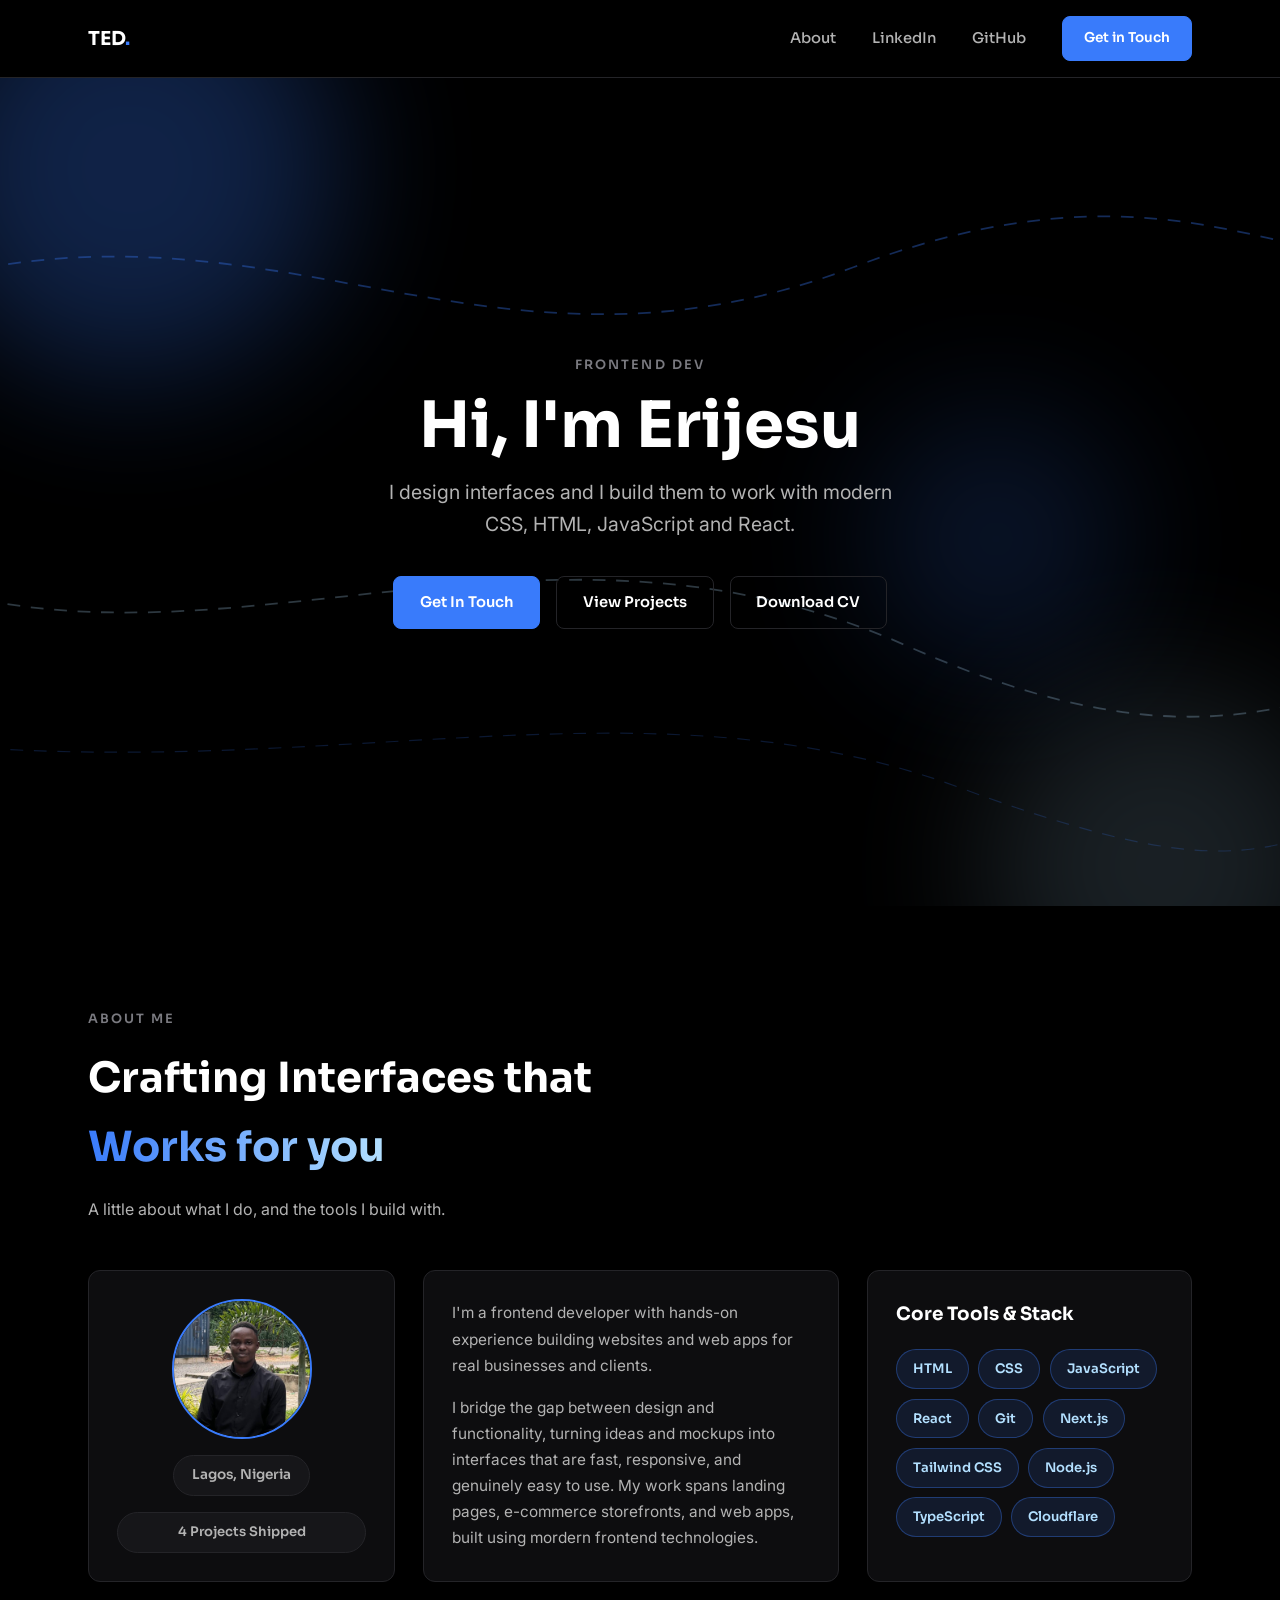
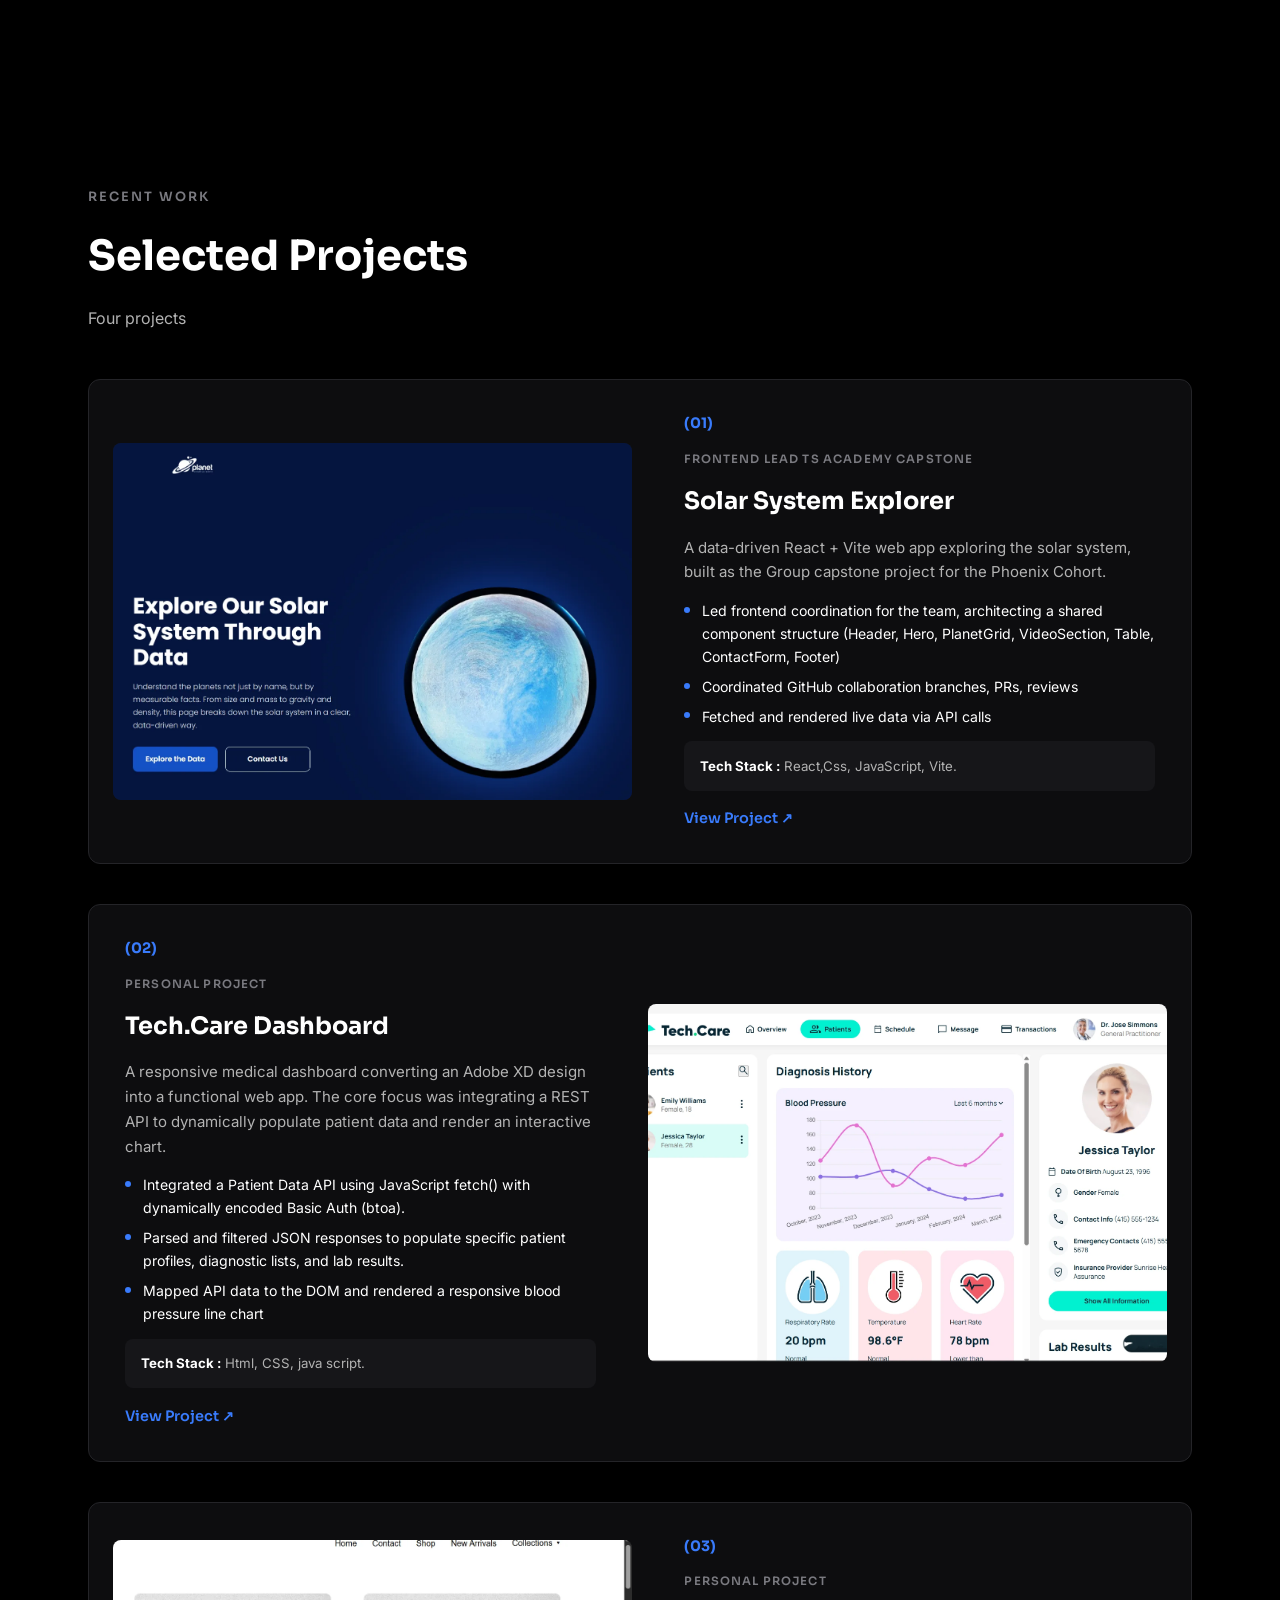
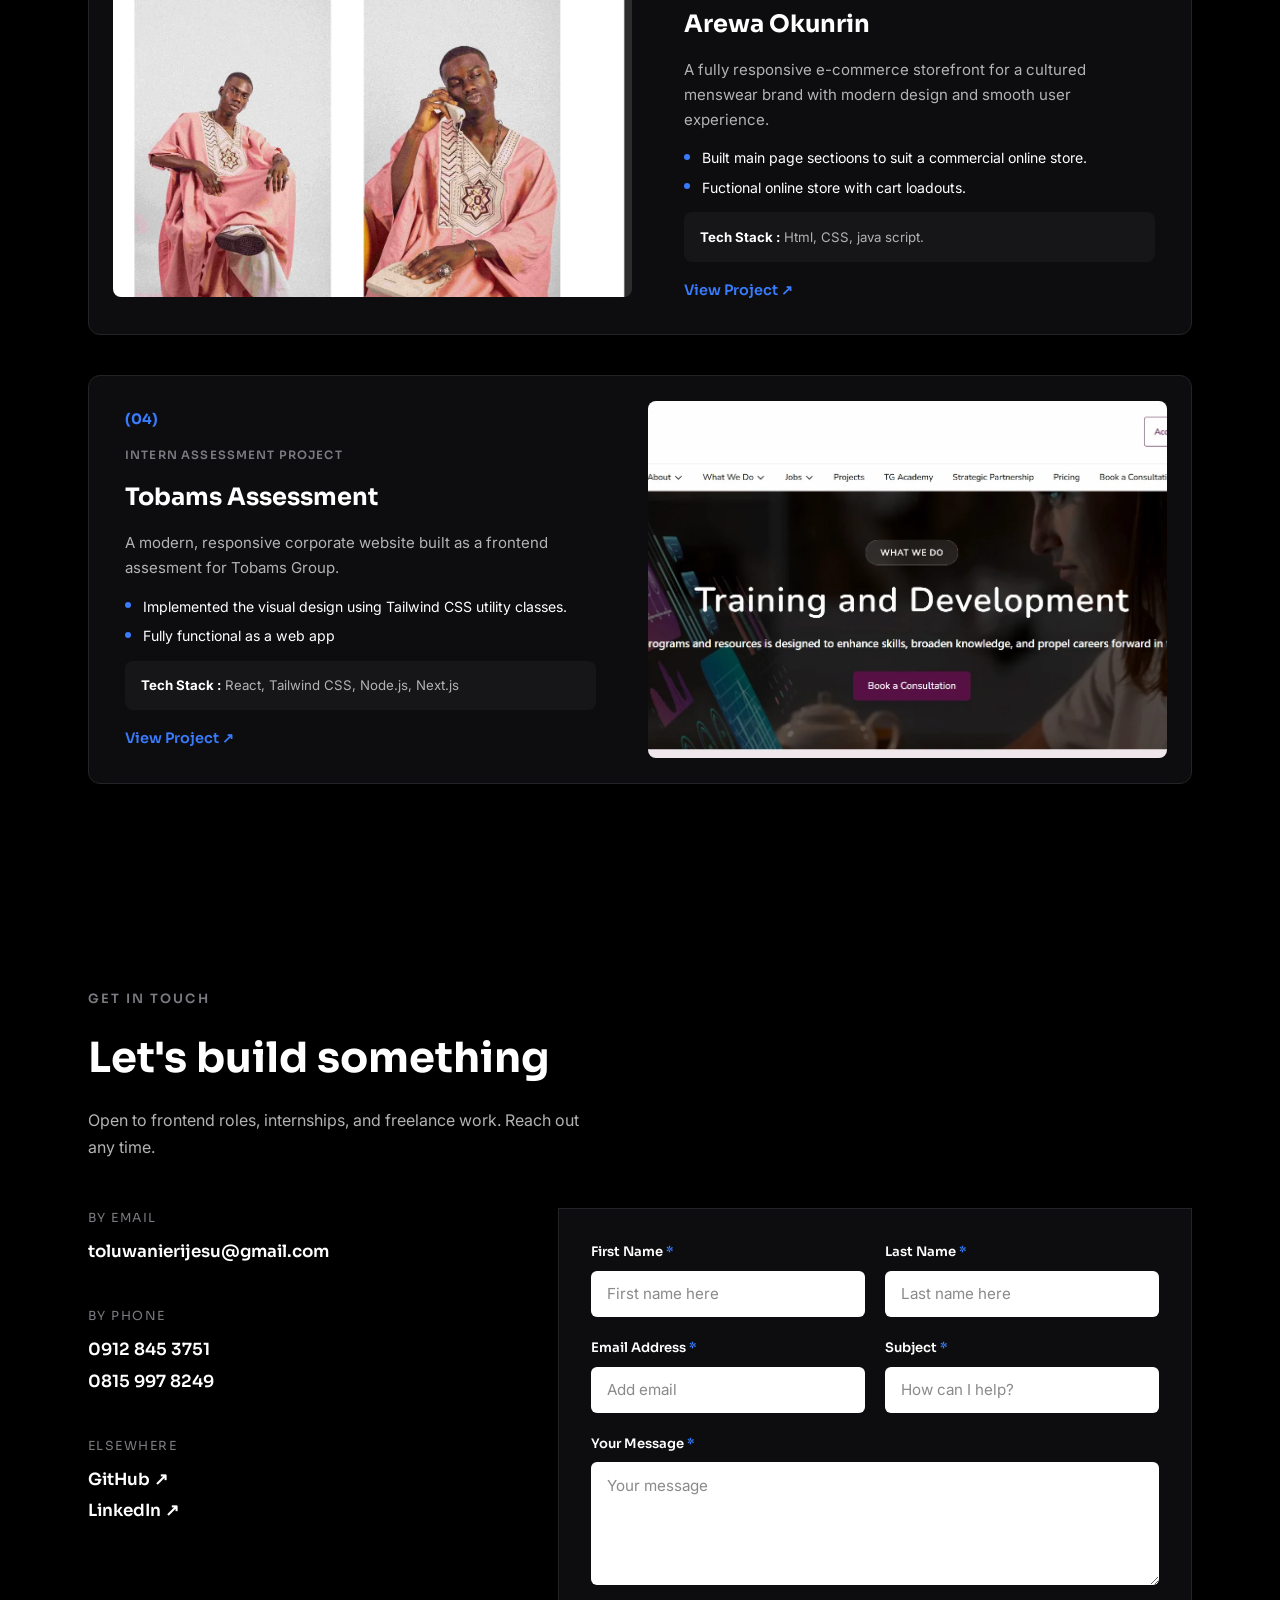
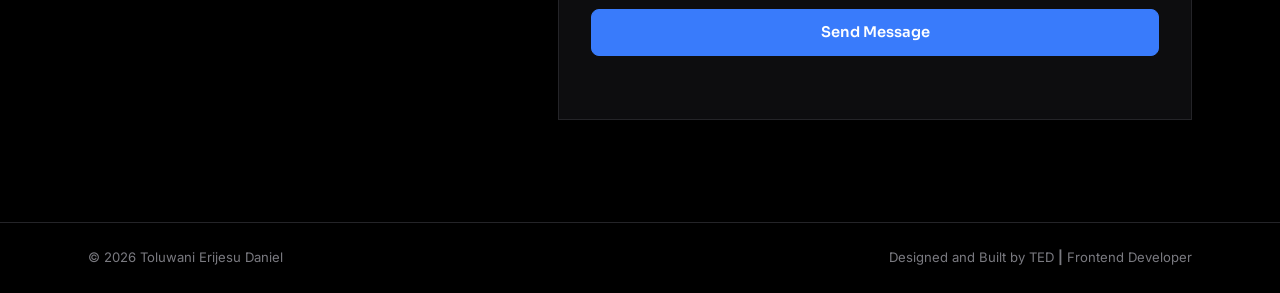
<file: index.html>
<!doctype html>
<html lang="en">
  <head>
    <meta charset="UTF-8" />
    <meta name="viewport" content="width=device-width, initial-scale=1.0" />
    <title>Erijesu Frontend Developer</title>
    <meta
      name="description"
      content="Erijesu is a frontend developer specializing in modern CSS, HTML, JavaScript and React. View his projects and get in touch."
    />

    <meta property="og:title" content="Erijesu  Frontend Developer" />
    <meta
      property="og:description"
      content="Frontend developer specializing in modern CSS, HTML, JavaScript and React."
    />
    <meta property="og:type" content="website" />
    <link rel="icon" href="images/favicon.ico" />
    <link rel="preconnect" href="https://fonts.googleapis.com" />
    <link rel="preconnect" href="https://fonts.gstatic.com" crossorigin />
    <link
      href="https://fonts.googleapis.com/css2?family=Sora:wght@500;600;700;800&family=Inter:wght@400;500;600&display=swap"
      rel="stylesheet"
    />
    <link rel="stylesheet" href="css/style.css" />
  </head>
  <body>
    <a class="skip-link" href="#main">Skip to content</a>

    <header class="nav">
      <div class="nav__inner">
        <a href="#top" class="nav__brand">TED<span class="nav__dot">.</span></a>
        <button
          class="nav-toggle"
          aria-expanded="false"
          aria-controls="nav-links"
          aria-label="Toggle navigation menu"
        >
          <span></span><span></span><span></span>
        </button>
        <nav id="nav-links" class="nav__links">
          <a href="#about">About</a>
          <a
            href="https://www.linkedin.com/in/toluwani-erijesu"
            target="_blank"
            rel="noopener"
            >LinkedIn</a
          >

          <a href="https://github.com/Erijesu0" target="_blank" rel="noopener"
            >GitHub</a
          >

          <a href="#contact" class="btn btn--solid nav__cta">Get in Touch</a>
        </nav>
      </div>
    </header>

    <main id="main">
      <section class="hero" id="top">
        <div class="hero__pattern" aria-hidden="true">
          <div class="blob blob--a"></div>
          <div class="blob blob--b"></div>
          <div class="blob blob--c"></div>
          <svg
            class="hero__lines"
            viewBox="0 0 1200 700"
            xmlns="http://www.w3.org/2000/svg"
            preserveAspectRatio="none"
          >
            <path
              class="flow-line flow-line--1"
              d="M-100,180 C 250,80 450,280 800,160 S 1250,220 1400,120"
              fill="none"
              stroke="#397BFB"
              stroke-width="1.5"
              opacity="0.35"
            />
            <path
              class="flow-line flow-line--2"
              d="M-100,420 C 200,520 500,340 850,480 S 1250,460 1400,540"
              fill="none"
              stroke="#B3E0FF"
              stroke-width="1.5"
              opacity="0.25"
            />
            <path
              class="flow-line flow-line--3"
              d="M-100,560 C 300,600 600,500 900,600 S 1200,640 1400,580"
              fill="none"
              stroke="#397BFB"
              stroke-width="1"
              opacity="0.2"
            />
          </svg>
        </div>
        <div class="wrap hero__content">
          <p class="eyebrow">Frontend Dev</p>
          <h1 class="hero__name">Hi, I'm Erijesu</h1>
          <p class="hero__sub">
            I design interfaces and I build them to work with modern CSS, HTML,
            JavaScript and React.
          </p>
          <div class="hero__actions">
            <a href="#contact" class="btn btn--solid">Get In Touch</a>
            <a href="#projects" class="btn btn--ghost">View Projects</a>
            <a href="resume.pdf" class="btn btn--ghost" download>Download CV</a>
          </div>
        </div>
      </section>
      <!-- About Section -->
      <section class="section about" id="about">
        <div class="wrap">
          <div class="section-head">
            <p class="eyebrow">About Me</p>
            <h2>
              Crafting Interfaces that
              <span class="text-accent">Works for you</span>
            </h2>
            <p class="section-head__sub">
              A little about what I do, and the tools I build with.
            </p>
          </div>

          <div class="about__grid">
            <div class="about__card about__profile">
              <div class="about__photo">
                <img
                  src="images/profile 3.jpg"
                  alt="Erijesu portrait"
                  loading="lazy"
                />
              </div>
              <p class="about__location">Lagos, Nigeria</p>
              <ul class="about__stats">
                <li>4 Projects Shipped</li>
              </ul>
            </div>

            <div class="about__card about__bio">
              <p>
                I'm a frontend developer with hands-on experience building
                websites and web apps for real businesses and clients.
              </p>
              <p>
                I bridge the gap between design and functionality, turning ideas
                and mockups into interfaces that are fast, responsive, and
                genuinely easy to use. My work spans landing pages, e-commerce
                storefronts, and web apps, built using mordern frontend
                technologies.
              </p>
            </div>

            <div class="about__card about__stack">
              <h3>Core Tools &amp; Stack</h3>
              <div class="about__tags">
                <span class="tag">HTML</span>
                <span class="tag">CSS</span>
                <span class="tag">JavaScript</span>
                <span class="tag">React</span>
                <span class="tag">Git</span>

                <span class="tag">Next.js</span>
                <span class="tag">Tailwind CSS</span>
                <span class="tag">Node.js</span>
                <span class="tag">TypeScript</span>

                <span class="tag">Cloudflare</span>
              </div>
            </div>
          </div>
        </div>
      </section>

      <section class="section" id="projects">
        <div class="wrap">
          <div class="section-head">
            <p class="eyebrow">Recent Work</p>
            <h2>Selected Projects</h2>
            <p class="section-head__sub">Four projects</p>
          </div>

          <div class="projects__grid">
            <article class="project-card">
              <a
                class="project-card__stretched"
                href="https://capstone-project-grp15.netlify.app/"
                target="_blank"
                rel="noopener"
                aria-label="View Solar System Explorer project"
              ></a>
              <div class="project-card__media">
                <img
                  src="images/solar-project.webp"
                  alt="Solar System Explorer project screenshot"
                  loading="lazy"
                />
              </div>
              <div class="project-card__body">
                <p class="project-card__index">(01)</p>
                <p class="project-card__tag">
                  Frontend Lead TS Academy Capstone
                </p>
                <h3 class="project-card__title">Solar System Explorer</h3>
                <p class="project-card__desc">
                  A data-driven React + Vite web app exploring the solar system,
                  built as the Group capstone project for the Phoenix Cohort.
                </p>
                <ul class="project-card__list">
                  <li>
                    Led frontend coordination for the team, architecting a
                    shared component structure (Header, Hero, PlanetGrid,
                    VideoSection, Table, ContactForm, Footer)
                  </li>
                  <li>
                    Coordinated GitHub collaboration branches, PRs, reviews
                  </li>
                  <li>Fetched and rendered live data via API calls</li>
                </ul>
                <div class="project-card__problems">
                  <p>
                    <strong>Tech Stack :</strong> React,Css, JavaScript, Vite.
                  </p>
                </div>
                <span class="project-card__cta"
                  >View Project <span aria-hidden="true">↗</span></span
                >
              </div>
            </article>

            <article class="project-card">
              <a
                class="project-card__stretched"
                href="https://coalitionassesment.netlify.app/"
                target="_blank"
                rel="noopener"
                aria-label="View Tech.Care Dashboard project"
              ></a>
              <div class="project-card__media">
                <img
                  src="images/tech.care.webp"
                  alt="Tech.Care Dashboard project screenshot"
                  loading="lazy"
                />
              </div>
              <div class="project-card__body">
                <p class="project-card__index">(02)</p>
                <p class="project-card__tag">Personal Project</p>
                <h3 class="project-card__title">Tech.Care Dashboard</h3>
                <p class="project-card__desc">
                  A responsive medical dashboard converting an Adobe XD design
                  into a functional web app. The core focus was integrating a
                  REST API to dynamically populate patient data and render an
                  interactive chart.
                </p>
                <ul class="project-card__list">
                  <li>
                    Integrated a Patient Data API using JavaScript fetch() with
                    dynamically encoded Basic Auth (btoa).
                  </li>
                  <li>
                    Parsed and filtered JSON responses to populate specific
                    patient profiles, diagnostic lists, and lab results.
                  </li>
                  <li>
                    Mapped API data to the DOM and rendered a responsive blood
                    pressure line chart
                  </li>
                </ul>

                <div class="project-card__problems">
                  <p><strong>Tech Stack :</strong> Html, CSS, java script.</p>
                </div>

                <span class="project-card__cta"
                  >View Project <span aria-hidden="true">↗</span></span
                >
              </div>
            </article>

            <article class="project-card">
              <a
                class="project-card__stretched"
                href="https://arewa-okurin.netlify.app/"
                target="_blank"
                rel="noopener"
                aria-label="View Arewa Okunrin project"
              ></a>
              <div class="project-card__media">
                <img
                  src="images/arewa-project.webp"
                  alt="Arewa Okunrin project screenshot"
                  loading="lazy"
                />
              </div>
              <div class="project-card__body">
                <p class="project-card__index">(03)</p>
                <p class="project-card__tag">Personal Project</p>
                <h3 class="project-card__title">Arewa Okunrin</h3>
                <p class="project-card__desc">
                  A fully responsive e-commerce storefront for a cultured
                  menswear brand with modern design and smooth user experience.
                </p>
                <ul class="project-card__list">
                  <li>
                    Built main page sectioons to suit a commercial online store.
                  </li>

                  <li>Fuctional online store with cart loadouts.</li>
                </ul>
                <div class="project-card__problems">
                  <p><strong>Tech Stack :</strong> Html, CSS, java script.</p>
                </div>

                <span class="project-card__cta"
                  >View Project <span aria-hidden="true">↗</span></span
                >
              </div>
            </article>

            <article class="project-card">
              <a
                class="project-card__stretched"
                href="https://tobams-group-assesment.vercel.app/"
                target="_blank"
                rel="noopener"
                aria-label="View Tobams Assessment project"
              ></a>
              <div class="project-card__media">
                <img
                  src="images/tobams-project.webp"
                  alt="Tobams Assessment project screenshot"
                  loading="lazy"
                />
              </div>
              <div class="project-card__body">
                <p class="project-card__index">(04)</p>
                <p class="project-card__tag">Intern assessment project</p>
                <h3 class="project-card__title">Tobams Assessment</h3>
                <p class="project-card__desc">
                  A modern, responsive corporate website built as a frontend
                  assesment for Tobams Group.
                </p>
                <ul class="project-card__list">
                  <li>
                    Implemented the visual design using Tailwind CSS utility
                    classes.
                  </li>
                  <li>Fully functional as a web app</li>
                </ul>
                <div class="project-card__problems">
                  <p>
                    <strong>Tech Stack :</strong> React, Tailwind CSS, Node.js,
                    Next.js
                  </p>
                </div>
                <span class="project-card__cta"
                  >View Project <span aria-hidden="true">↗</span></span
                >
              </div>
            </article>
          </div>
        </div>
      </section>

      <section class="section contact" id="contact">
        <div class="wrap">
          <div class="section-head">
            <p class="eyebrow">Get in Touch</p>
            <h2>Let's build something</h2>
            <p class="section-head__sub">
              Open to frontend roles, internships, and freelance work. Reach out
              any time.
            </p>
          </div>

          <div class="contact__grid">
            <div class="contact__info">
              <div class="contact__block">
                <p class="contact__label">By Email</p>
                <a
                  class="contact__value"
                  href="mailto:toluwanierijesu@gmail.com"
                  >toluwanierijesu@gmail.com</a
                >
              </div>
              <div class="contact__block">
                <p class="contact__label">By Phone</p>
                <a class="contact__value" href="tel:09128453751"
                  >0912 845 3751</a
                >
                <a class="contact__value" href="tel:08159978249"
                  >0815 997 8249</a
                >
              </div>
              <div class="contact__block">
                <p class="contact__label">Elsewhere</p>
                <a
                  class="contact__value"
                  href="https://github.com/Erijesu0"
                  target="_blank"
                  rel="noopener"
                  >GitHub ↗</a
                >
                <a
                  class="contact__value"
                  href="https://www.linkedin.com/in/toluwani-erijesu"
                  target="_blank"
                  rel="noopener"
                  >LinkedIn ↗</a
                >
              </div>
            </div>

            <div class="contact__form-card">
              <form
                name="contact"
                method="POST"
                action="/"
                data-netlify="true"
                netlify
                netlify-honeypot="bot-field"
                id="contact-form"
              >
                <input type="hidden" name="form-name" value="contact" />
                <p class="hp-field">
                  <label
                    >Don't fill this out if you're not human:
                    <input name="bot-field"
                  /></label>
                </p>
                <div class="form-row">
                  <div class="form-field">
                    <label for="firstName"
                      >First Name <span aria-hidden="true">*</span></label
                    >
                    <input
                      type="text"
                      id="firstName"
                      name="firstName"
                      required
                      placeholder="First name here"
                    />
                  </div>
                  <div class="form-field">
                    <label for="lastName"
                      >Last Name <span aria-hidden="true">*</span></label
                    >
                    <input
                      type="text"
                      id="lastName"
                      name="lastName"
                      required
                      placeholder="Last name here"
                    />
                  </div>
                </div>
                <div class="form-row">
                  <div class="form-field">
                    <label for="email"
                      >Email Address <span aria-hidden="true">*</span></label
                    >
                    <input
                      type="email"
                      id="email"
                      name="email"
                      required
                      placeholder="Add email"
                    />
                  </div>
                  <div class="form-field">
                    <label for="subject"
                      >Subject <span aria-hidden="true">*</span></label
                    >
                    <input
                      type="text"
                      id="subject"
                      name="subject"
                      required
                      placeholder="How can I help?"
                    />
                  </div>
                </div>
                <div class="form-field">
                  <label for="message"
                    >Your Message <span aria-hidden="true">*</span></label
                  >
                  <textarea
                    id="message"
                    name="message"
                    rows="5"
                    required
                    placeholder="Your message"
                  ></textarea>
                </div>
                <button type="submit" class="btn btn--solid form-submit">
                  Send Message
                </button>
                <p class="form-status" id="form-status" role="status"></p>
              </form>
            </div>
          </div>
        </div>
      </section>
    </main>

    <footer class="site-footer">
      <div class="wrap site-footer__inner">
        <p>© <span id="year"></span> Toluwani Erijesu Daniel</p>
        <p>Designed and Built by TED <strong>|</strong> Frontend Developer</p>
      </div>
    </footer>

    <script src="js/main.js"></script>
  </body>
</html>
</file>
<file: css/style.css>
:root {
  --bg: #000000;
  --surface: #0d0d0f;
  --surface-2: #161619;
  --border: #242428;
  --accent: #397bfb;
  --accent-pale: #b3e0ff;
  --white: #ffffff;
  --gray: #b3b3b3;
  --gray-dim: #7a7a80;
  --radius: 8px;
}
* {
  box-sizing: border-box;
}
html {
  scroll-behavior: smooth;
}
body {
  margin: 0;
  background: var(--bg);
  color: var(--white);
  font-family: "Inter", sans-serif;
  font-size: 1rem;
  line-height: 1.65;
  -webkit-font-smoothing: antialiased;
}
h1,
h2,
h3 {
  font-family: "Sora", sans-serif;
  font-weight: 700;
  margin: 0;
  color: var(--white);
}
p {
  margin: 0;
}
a {
  color: inherit;
}
ul {
  margin: 0;
  padding: 0;
  list-style: none;
}
img {
  max-width: 100%;
  display: block;
}

.skip-link {
  position: absolute;
  left: -999px;
  top: 0;
  background: var(--accent);
  color: #fff;
  padding: 0.75rem 1.25rem;
  z-index: 300;
  font-family: "Sora", sans-serif;
  font-size: 0.85rem;
  text-decoration: none;
  border-radius: 0 0 6px 0;
}
.skip-link:focus {
  left: 0;
  top: 0;
}
a:focus-visible,
button:focus-visible,
input:focus-visible,
textarea:focus-visible {
  outline: 2px solid var(--accent);
  outline-offset: 2px;
}

.eyebrow {
  font-family: "Sora", sans-serif;
  font-size: 0.8rem;
  letter-spacing: 0.16em;
  text-transform: uppercase;
  color: var(--gray-dim);
  font-weight: 600;
  margin: 0 0 0.9rem;
}

.wrap {
  max-width: 1200px;
  margin: 0 auto;
  padding-left: clamp(1.25rem, 4vw, 3rem);
  padding-right: clamp(1.25rem, 4vw, 3rem);
}

/* ---------- Buttons ---------- */
.btn {
  display: inline-flex;
  align-items: center;
  gap: 0.5rem;
  padding: 0.85rem 1.6rem;
  border-radius: var(--radius);
  font-family: "Sora", sans-serif;
  font-weight: 600;
  font-size: 0.92rem;
  text-decoration: none;
  cursor: pointer;
  border: 1.5px solid transparent;
  transition:
    transform 0.15s ease,
    background-color 0.15s ease,
    color 0.15s ease,
    border-color 0.15s ease;
}
.btn:hover {
  transform: translateY(-2px);
}
.btn--solid {
  background: var(--accent);
  border-color: var(--accent);
  color: #fff;
}
.btn--solid:hover {
  background: #5c90ff;
  border-color: #5c90ff;
}
.btn--ghost {
  background: transparent;
  border-color: var(--border);
  color: var(--white);
}
.btn--ghost:hover {
  border-color: var(--white);
}

/* ---------- Nav ---------- */
.nav {
  position: sticky;
  top: 0;
  z-index: 200;
  background: rgba(0, 0, 0, 0.85);
  backdrop-filter: blur(10px);
  border-bottom: 1px solid var(--border);
}
.nav__inner {
  max-width: 1200px;
  margin: 0 auto;
  padding: 1rem clamp(1.25rem, 4vw, 3rem);
  display: flex;
  align-items: center;
  justify-content: space-between;
}
.nav__brand {
  font-family: "Sora", sans-serif;
  font-weight: 700;
  font-size: 1.2rem;
  text-decoration: none;
  color: var(--white);
}
.nav__dot {
  color: var(--accent);
}
.nav__links {
  display: flex;
  align-items: center;
  gap: 2.25rem;
  font-family: "Sora", sans-serif;
  font-weight: 500;
  font-size: 0.92rem;
}
.nav__links a:not(.btn) {
  text-decoration: none;
  color: var(--gray);
  transition: color 0.15s ease;
}
.nav__links a:not(.btn):hover {
  color: var(--white);
}
.nav__cta {
  padding: 0.65rem 1.3rem;
  font-size: 0.85rem;
}
.nav-toggle {
  display: none;
}

/* ---------- Hero ---------- */
.hero {
  position: relative;
  min-height: 92vh;
  display: flex;
  align-items: center;
  justify-content: center;
  overflow: hidden;
  text-align: center;
}
.hero__pattern {
  position: absolute;
  inset: 0;
  z-index: 0;
  overflow: hidden;
}
.blob {
  position: absolute;
  border-radius: 50%;
  filter: blur(70px);
  opacity: 0.28;
}
.blob--a {
  width: 420px;
  height: 420px;
  background: var(--accent);
  top: -120px;
  left: -80px;
  animation: drift1 22s ease-in-out infinite alternate;
}
.blob--b {
  width: 360px;
  height: 360px;
  background: var(--accent-pale);
  bottom: -140px;
  right: -60px;
  opacity: 0.14;
  animation: drift2 26s ease-in-out infinite alternate;
}
.blob--c {
  width: 260px;
  height: 260px;
  background: var(--accent);
  top: 40%;
  right: 12%;
  opacity: 0.16;
  animation: drift3 19s ease-in-out infinite alternate;
}
.hero__lines {
  position: absolute;
  inset: 0;
  width: 100%;
  height: 100%;
}
.flow-line {
  stroke-dasharray: 12 10;
  animation: dash 40s linear infinite;
}
.flow-line--2 {
  animation-duration: 55s;
  animation-direction: reverse;
}
.flow-line--3 {
  animation-duration: 70s;
}

@keyframes drift1 {
  0% {
    transform: translate(0, 0) scale(1);
  }
  100% {
    transform: translate(60px, 40px) scale(1.08);
  }
}
@keyframes drift2 {
  0% {
    transform: translate(0, 0) scale(1);
  }
  100% {
    transform: translate(-50px, -30px) scale(1.1);
  }
}
@keyframes drift3 {
  0% {
    transform: translate(0, 0);
  }
  100% {
    transform: translate(-40px, 30px);
  }
}
@keyframes dash {
  to {
    stroke-dashoffset: -1000;
  }
}

@media (prefers-reduced-motion: reduce) {
  html {
    scroll-behavior: auto;
  }
  .blob,
  .flow-line {
    animation: none;
  }
}

.hero__content {
  position: relative;
  z-index: 2;
  max-width: 760px;
}
.hero__name {
  font-size: clamp(2.4rem, 6vw, 4rem);
  line-height: 1.08;
  margin-bottom: 1.1rem;
}
.hero__sub {
  font-size: clamp(1.02rem, 1.7vw, 1.22rem);
  color: var(--gray);
  max-width: 44ch;
  margin: 0 auto 2.25rem;
  line-height: 1.6;
}
.hero__actions {
  display: flex;
  gap: 1rem;
  flex-wrap: wrap;
  justify-content: center;
}

/* ---------- Sections ---------- */
.section {
  padding: clamp(4rem, 8vw, 6.5rem) 0;
}
.section-head {
  max-width: 640px;
  margin-bottom: 3rem;
}
.section-head h2 {
  font-size: clamp(1.9rem, 3.4vw, 2.6rem);
  margin-bottom: 0.9rem;
}
.section-head__sub {
  color: var(--gray);
  font-size: 1rem;
  max-width: 52ch;
}

/* ---------- Projects ---------- */
.projects__grid {
  display: grid;
  grid-template-columns: 1fr;
  gap: 2.5rem;
}
.project-card {
  position: relative;
  display: grid;
  grid-template-columns: 1.05fr 1fr;
  gap: 2.5rem;
  align-items: center;
  background: var(--surface);
  border: 1px solid var(--border);
  border-radius: calc(var(--radius) + 4px);
  padding: 1.5rem;
  transition:
    border-color 0.2s ease,
    transform 0.2s ease;
}
.project-card:hover {
  border-color: var(--accent);
  transform: translateY(-3px);
}
.project-card:nth-child(even) {
  grid-template-columns: 1fr 1.05fr;
}
.project-card:nth-child(even) .project-card__media {
  order: 2;
}
.project-card__stretched {
  position: absolute;
  inset: 0;
  z-index: 5;
  border-radius: inherit;
}

.project-card__media {
  border-radius: var(--radius);
  overflow: hidden;
  background: var(--surface-2);
  aspect-ratio: 16/11;
}
.project-card__media img {
  width: 100%;
  height: 100%;
  object-fit: cover;
  object-position: top center;
}

.project-card__body {
  display: flex;
  flex-direction: column;
  gap: 0.85rem;
  padding: 0.5rem 0.75rem;
}
.project-card__index {
  font-family: "Sora", sans-serif;
  color: var(--accent);
  font-weight: 700;
  font-size: 0.9rem;
}
.project-card__tag {
  font-family: "Sora", sans-serif;
  font-size: 0.72rem;
  text-transform: uppercase;
  letter-spacing: 0.1em;
  color: var(--gray-dim);
  font-weight: 600;
}
.project-card__title {
  font-size: 1.5rem;
}
.project-card__desc {
  color: var(--gray);
  font-size: 0.94rem;
}
.project-card__list {
  display: flex;
  flex-direction: column;
  gap: 0.4rem;
  font-size: 0.88rem;
  color: var(--white);
}
.project-card__list li {
  padding-left: 1.1rem;
  position: relative;
}
.project-card__list li::before {
  content: "";
  position: absolute;
  left: 0;
  top: 0.55em;
  width: 6px;
  height: 6px;
  border-radius: 50%;
  background: var(--accent);
}
.project-card__problems {
  background: var(--surface-2);
  border-radius: var(--radius);
  padding: 0.9rem 1rem;
  font-size: 0.83rem;
  color: var(--gray);
  display: flex;
  flex-direction: column;
  gap: 0.55rem;
  line-height: 1.55;
}
.project-card__problems strong {
  color: var(--white);
}
.project-card__cta {
  align-self: flex-start;
  margin-top: 0.2rem;
  font-family: "Sora", sans-serif;
  font-weight: 600;
  font-size: 0.9rem;
  color: var(--accent);
  pointer-events: none;
}

/* ---------- About ---------- */
.text-accent {
  background: linear-gradient(90deg, var(--accent), var(--accent-pale));
  -webkit-background-clip: text;
  background-clip: text;
  color: transparent;
}

.about__grid {
  display: grid;
  grid-template-columns: 0.85fr 1.15fr 0.9fr;
  gap: 1.75rem;
  align-items: stretch;
}

.about__card {
  background: var(--surface);
  border: 1px solid var(--border);
  border-radius: calc(var(--radius) + 4px);
  padding: 1.75rem;
  display: flex;
  flex-direction: column;
  gap: 1rem;
}

.about__profile {
  align-items: center;
  text-align: center;
}
.about__photo {
  width: 140px;
  height: 140px;
  border-radius: 50%;
  overflow: hidden;
  border: 2px solid var(--accent);
  background: var(--surface-2);
}
.about__photo img {
  width: 100%;
  height: 100%;
  object-fit: cover;
}
.about__location {
  display: inline-flex;
  align-items: center;
  justify-content: center;
  gap: 0.4rem;
  font-family: "Sora", sans-serif;
  font-size: 0.85rem;
  font-weight: 600;
  color: var(--gray);
  background: var(--surface-2);
  padding: 0.5rem 1.1rem;
  border-radius: 999px;
  border: 1px solid var(--border);
}
.about__stats {
  display: flex;
  flex-direction: column;
  gap: 0.6rem;
  width: 100%;
}
.about__stats li {
  background: var(--surface-2);
  border: 1px solid var(--border);
  border-radius: 999px;
  padding: 0.55rem 1rem;
  font-family: "Sora", sans-serif;
  font-size: 0.82rem;
  font-weight: 600;
  color: var(--gray);
  text-align: center;
}

.about__bio {
  justify-content: center;
}
.about__bio p {
  color: var(--gray);
  font-size: 0.96rem;
  line-height: 1.7;
}
.about__bio strong {
  color: var(--white);
}

.about__stack h3 {
  font-size: 1.15rem;
  margin-bottom: 0.25rem;
}
.about__tags {
  display: flex;
  flex-wrap: wrap;
  gap: 0.6rem;
}
.tag {
  font-family: "Sora", sans-serif;
  font-size: 0.82rem;
  font-weight: 600;
  color: var(--accent-pale);
  background: rgba(57, 123, 251, 0.12);
  border: 1px solid rgba(57, 123, 251, 0.35);
  padding: 0.5rem 1rem;
  border-radius: 999px;
}

/* ---------- Contact ---------- */
.contact__grid {
  display: grid;
  grid-template-columns: 0.8fr 1.2fr;
  gap: 3rem;
}
.contact__info {
  display: flex;
  flex-direction: column;
  gap: 2.25rem;
}
.contact__label {
  font-family: "Sora", sans-serif;
  font-size: 0.78rem;
  text-transform: uppercase;
  letter-spacing: 0.12em;
  color: var(--gray-dim);
  margin-bottom: 0.6rem;
}
.contact__value {
  display: block;
  font-family: "Sora", sans-serif;
  font-size: 1.05rem;
  font-weight: 600;
  color: var(--white);
  text-decoration: none;
  margin-bottom: 0.25rem;
}
.contact__value:hover {
  color: var(--accent);
}

.contact__form-card {
  background: var(--surface);
  border: 1px solid var(--border);
  border-radius: calc(var(--radius)+4px);
  padding: 2rem;
}
.form-row {
  display: grid;
  grid-template-columns: 1fr 1fr;
  gap: 1.25rem;
  margin-bottom: 1.25rem;
}
.form-field {
  display: flex;
  flex-direction: column;
  gap: 0.5rem;
  margin-bottom: 1.25rem;
}
.form-row .form-field {
  margin-bottom: 0;
}
.form-field label {
  font-family: "Sora", sans-serif;
  font-size: 0.82rem;
  font-weight: 600;
  color: var(--white);
}
.form-field label span {
  color: var(--accent);
}
.form-field input,
.form-field textarea {
  background: var(--white);
  color: #111;
  border: none;
  border-radius: 6px;
  padding: 0.85rem 1rem;
  font-family: "Inter", sans-serif;
  font-size: 0.95rem;
  resize: vertical;
}
.form-field input::placeholder,
.form-field textarea::placeholder {
  color: #8a8a8a;
}
.hp-field {
  position: absolute;
  left: -9999px;
}
.form-submit {
  width: 100%;
  justify-content: center;
  margin-top: 0.25rem;
}
.form-status {
  margin-top: 0.9rem;
  font-family: "Sora", sans-serif;
  font-size: 0.88rem;
  color: var(--accent-pale);
  min-height: 1.2em;
}

/* ---------- Footer ---------- */
.site-footer {
  border-top: 1px solid var(--border);
  padding: 1.5rem 0;
}
.site-footer__inner {
  display: flex;
  flex-wrap: wrap;
  justify-content: space-between;
  gap: 0.5rem;
  font-size: 0.82rem;
  color: var(--gray-dim);
}

/* ---------- Mobile ---------- */
@media (max-width: 900px) {
  .project-card,
  .project-card:nth-child(even) {
    grid-template-columns: 1fr;
  }
  .project-card:nth-child(even) .project-card__media {
    order: 0;
  }
  .contact__grid {
    grid-template-columns: 1fr;
  }
  .about__grid {
    grid-template-columns: 1fr;
  }
}
@media (max-width: 760px) {
  .nav-toggle {
    display: flex;
    flex-direction: column;
    justify-content: center;
    gap: 5px;
    width: 32px;
    height: 28px;
    background: none;
    border: none;
    cursor: pointer;
    padding: 0;
  }
  .nav-toggle span {
    display: block;
    height: 2px;
    background: var(--white);
  }
  .nav__links {
    display: none;
    position: absolute;
    top: 100%;
    left: 0;
    right: 0;
    background: #000;
    flex-direction: column;
    align-items: flex-start;
    gap: 0;
    padding: 0.5rem clamp(1.25rem, 4vw, 3rem) 1.25rem;
    border-bottom: 1px solid var(--border);
  }
  .nav__links.is-open {
    display: flex;
  }
  .nav__links a:not(.btn) {
    padding: 0.75rem 0;
    width: 100%;
    border-bottom: 1px solid var(--border);
  }
  .nav__cta {
    margin-top: 0.85rem;
  }
  .form-row {
    grid-template-columns: 1fr;
    gap: 0;
  }
}
</file>
